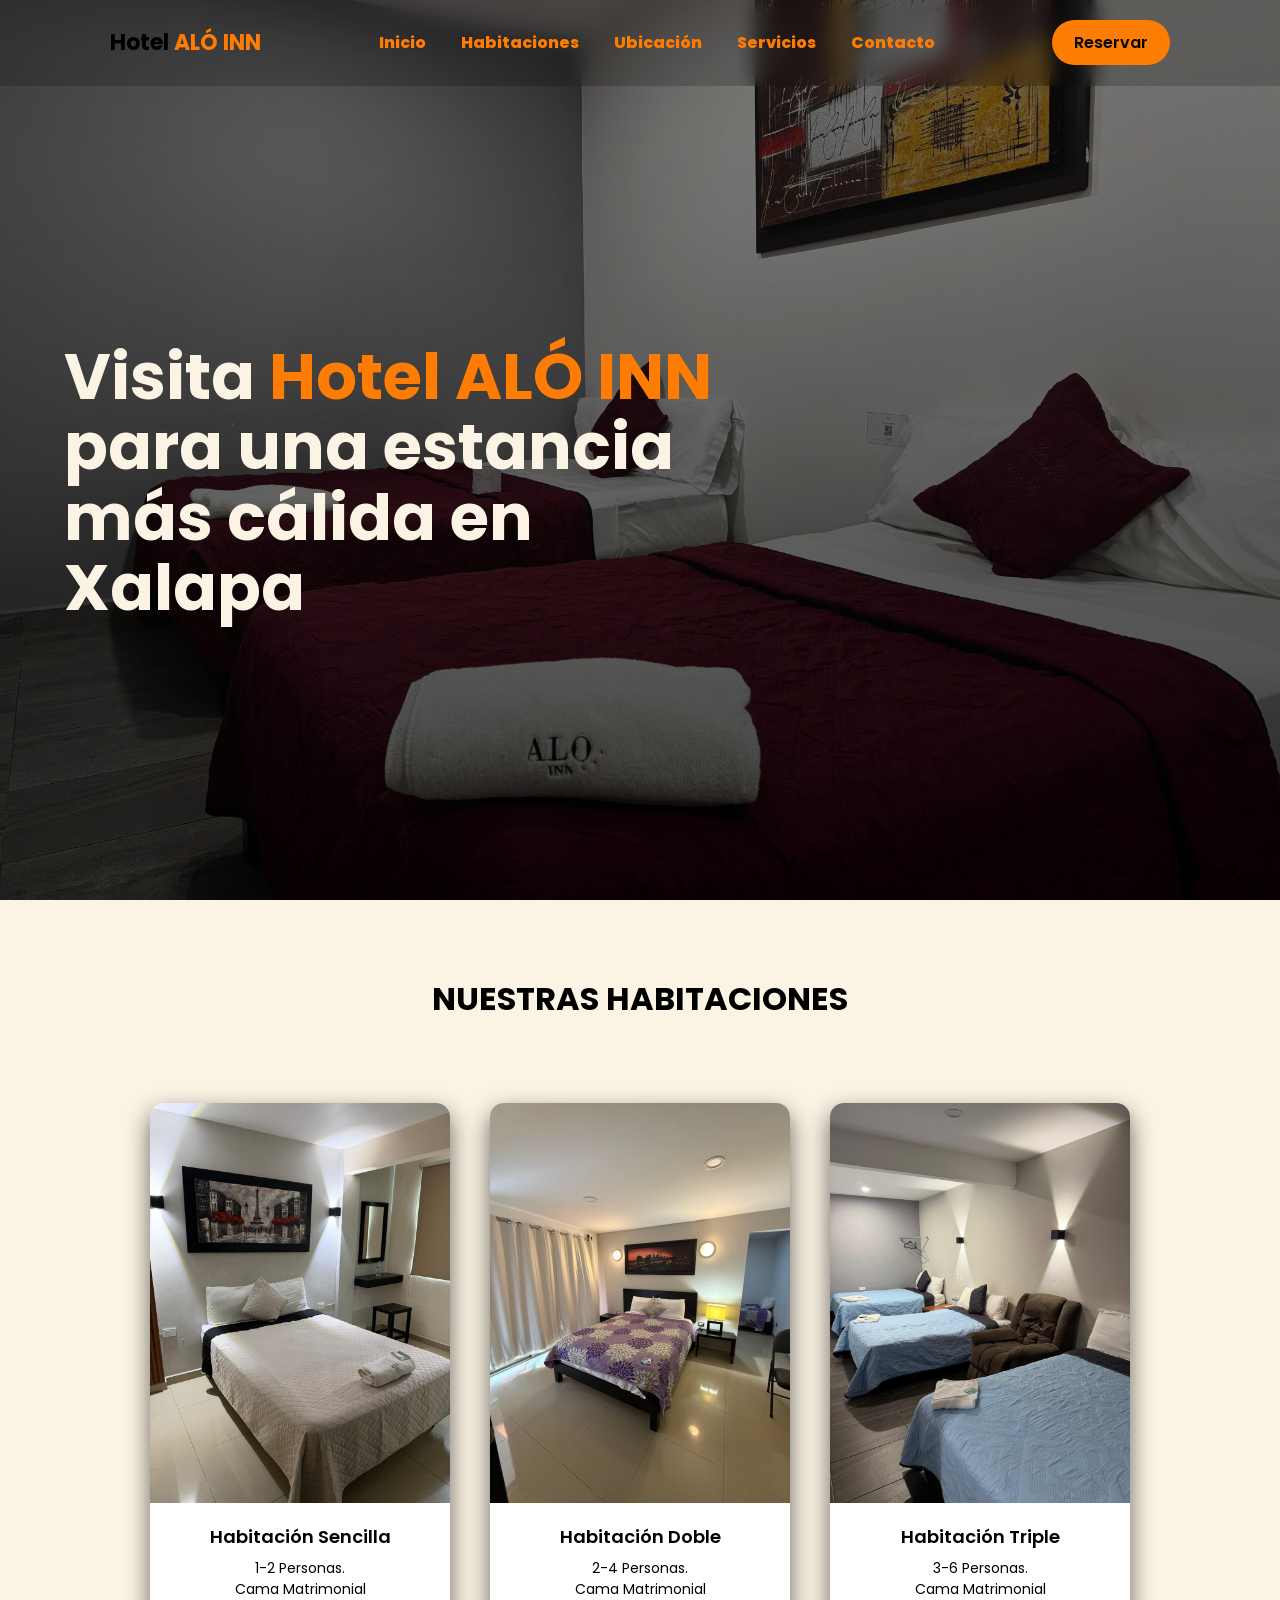
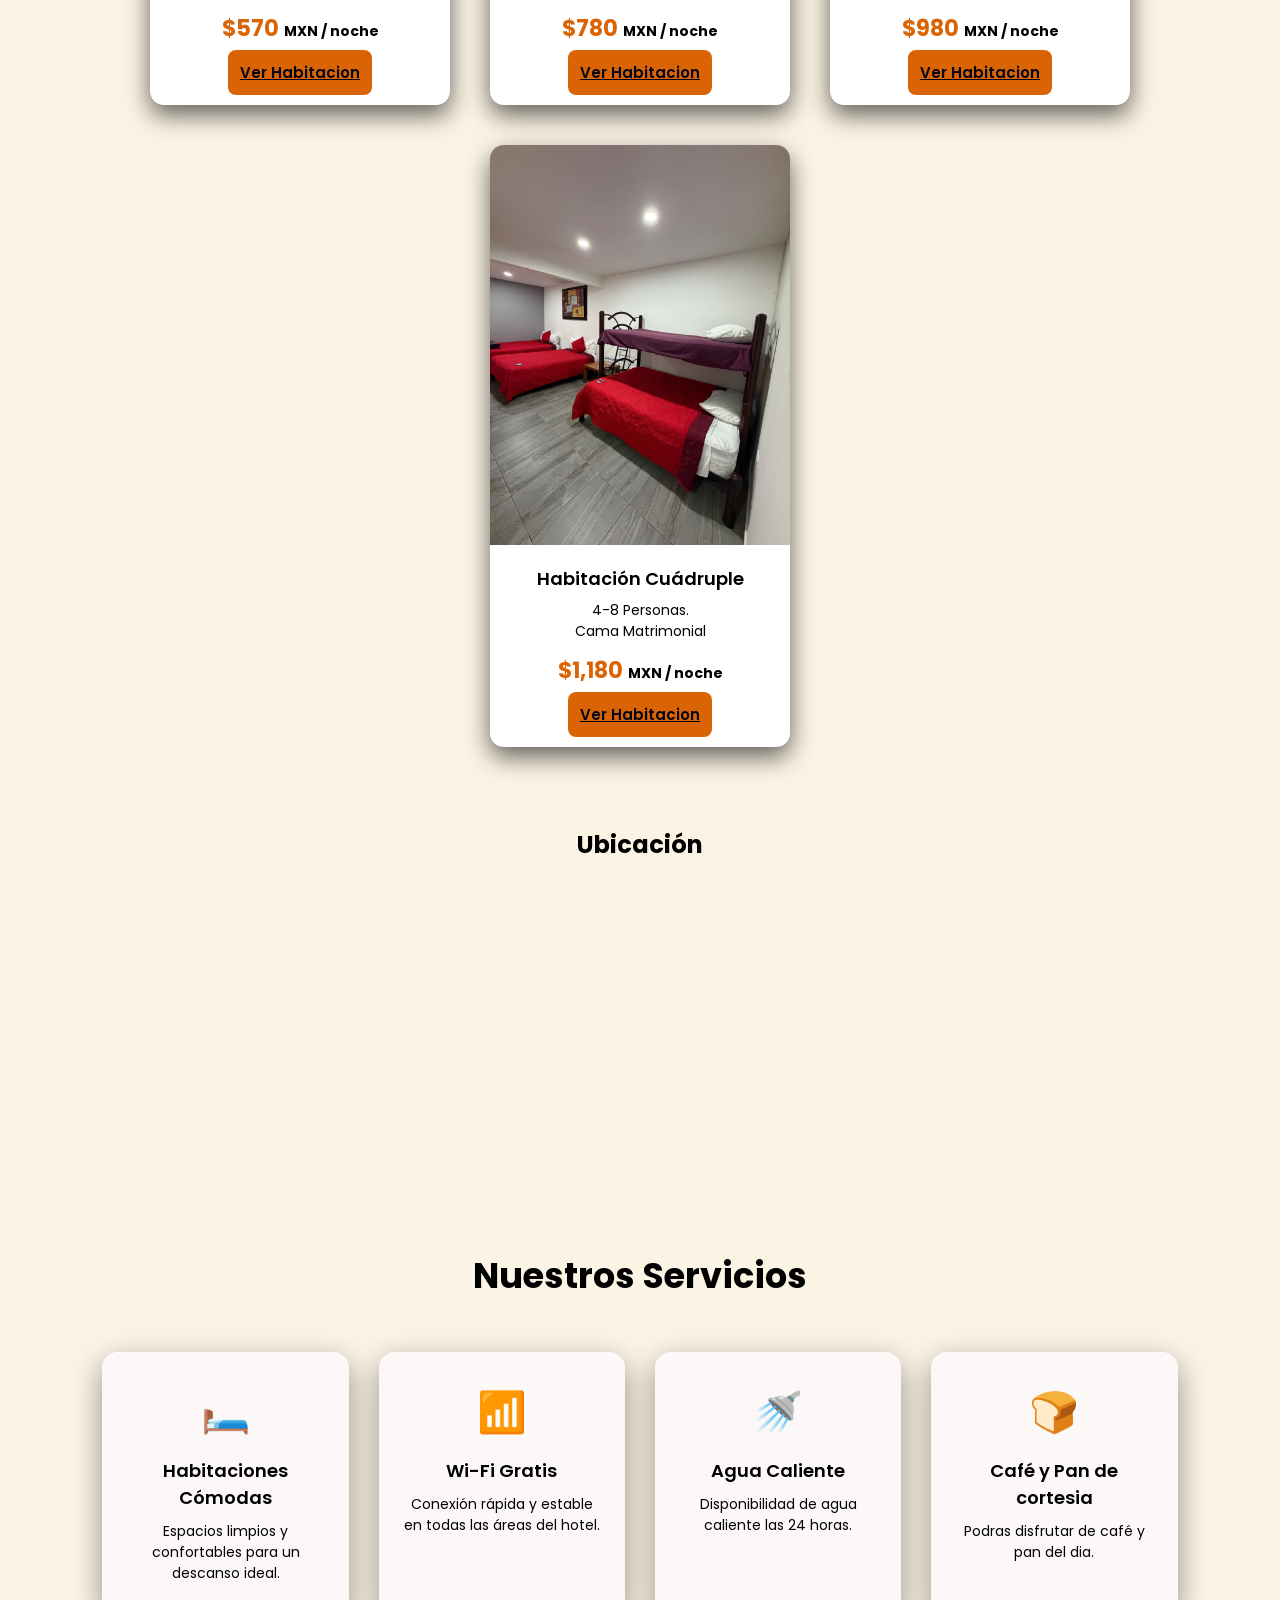
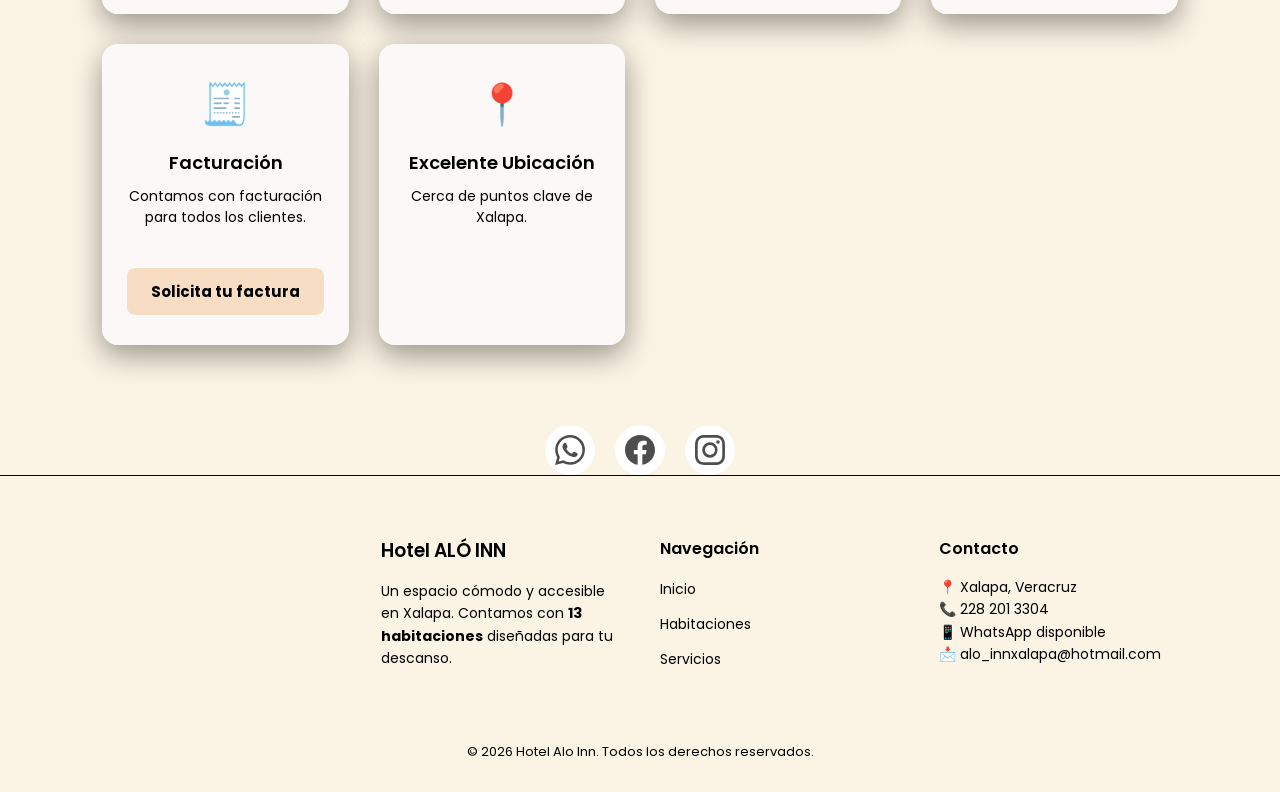
<file: index.html>
<!DOCTYPE html>

<html lang="es">

<head>
  <meta charset="UTF-8">
  <meta name="viewport" content="width=device-width, initial-scale=1.0">
  
  <title>Hotel Alo Inn | Confort y Calidad en Xalapa, Veracruz</title>
  
  <meta name="description" content="Disfruta de Hotel Alo Inn en Xalapa. Habitaciones cómodas, Wi-Fi gratis, facturación y la mejor ubicación. ¡Reserva hoy mismo!">
  <meta name="keywords" content="Hotel Xalapa, Hotel Alo Inn, hospedaje Veracruz, hotel con factura, habitaciones económicas Xalapa">

  <link rel="icon" href="img/logo.jpg" type="image/jpeg">
  <link rel="apple-touch-icon" href="img/logo.jpg">

  <meta property="og:type" content="website">
  <meta property="og:title" content="Hotel Alo Inn - Tu mejor opción en Xalapa">
  <meta property="og:description" content="Habitaciones cómodas y servicios de primera. ¡Conoce nuestras promociones!">
  <meta property="og:image" content="https://hotelaloinn.com/img/logo.jpeg">
  <meta property="og:url" content="https://hotelaloinn.com">

 <!-- Carga de la letra Poppins (Indispensable para que no se vea la letra por defecto) -->
<link href="https://fonts.googleapis.com/css2?family=Poppins:wght@300;400;600;700&display=swap" rel="stylesheet">

<!-- Vinculación al CSS (Asegúrate de que el nombre sea idéntico al de tu archivo) -->
<link rel="stylesheet" href="style.css?v=2">
</head>
<body>


<header class="navbar">
  <div class="nav-container"> 

    <div class="logo">
      Hotel <span>ALÓ INN</span>
    </div>

    <nav class="nav-links">
      <a href="#inicio">Inicio</a>
      <a href="#habitaciones">Habitaciones</a>
      <a href="#Ubicacion">Ubicación</a>
      <a href="#servicios"> Servicios</a>
      <a href="#contacto">Contacto</a>
    </nav>

    <a 
      href="https://wa.me/522282358579?text=Hola%2C%20buen%20d%C3%ADa.%20Me%20gustar%C3%ADa%20reservar%20una%20habitaci%C3%B3n%20en%20el%20Hotel%20Alo%20Inn.%20%C2%BFPodr%C3%ADan%20brindarme%20disponibilidad%20y%20tarifas%2C%20por%20favor%3F"
      class="nav-btn"
      target="_blank"
    >
      Reservar
    </a>

  </div>
</header>

<section class="hero" id="inicio">
  <div class="hero-content">
    <h1>
      Visita <span>Hotel ALÓ INN</span> para una estancia más cálida en Xalapa
    </h1>
  </div>
</section><br><br> <br>

<h1>NUESTRAS HABITACIONES</h1>

<section class="products" id="habitaciones">

  <div class="product-card">
    <img src="img/habitaciosencilla.jpeg" alt="Habitación Sencilla">
    <div class="product-info">
      <h3>Habitación Sencilla</h3>
      <p class="description">
        1-2 Personas.<br>
        Cama Matrimonial
      </p>
      <div class="price">
        $570 <span>MXN / noche</span>
      </div>
      <a href="habitacionsencilla.html" class="buy-btn">
       Ver Habitacion
      </a>
    </div>
  </div>

  <div class="product-card">
    <img src="img/habitaciondoble.jpeg" alt="Habitación Doble">
    <div class="product-info">
      <h3>Habitación Doble</h3>
      <p class="description">
        2-4 Personas.<br>
        Cama Matrimonial
      </p>
      <div class="price">
        $780 <span>MXN / noche</span>
      </div>
      <a href="habitaciondoble.html" class="buy-btn">
     Ver Habitacion
      </a>
    </div>
  </div>

  <div class="product-card">
    <img src="img/habitaciontriple.jpeg" alt="Habitación Triple">
    <div class="product-info">
      <h3>Habitación Triple</h3>
      <p class="description">
        3-6 Personas.<br>
        Cama Matrimonial
      </p>
      <div class="price">
        $980 <span>MXN / noche</span>
      </div>
      <a href="habitaciontriple.html" class="buy-btn">
        Ver Habitacion
      </a>
    </div>
  </div>

  <div class="product-card">
    <img src="img/habitacioncuadruple.jpeg" alt="Habitación Cuádruple">
    <div class="product-info">
      <h3>Habitación Cuádruple</h3>
      <p class="description">
        4-8 Personas.<br>
        Cama Matrimonial
      </p>
      <div class="price">
        $1,180 <span>MXN / noche</span>
      </div>
      <a href="habitacioncuadruple.html" class="buy-btn">
        Ver Habitacion
      </a>
    </div>
  </div>

</section>

<!-- Mapá -->
 <section class="Ubicacion" id="Ubicacion">
  <h1>Ubicación </h1>
  <iframe src="https://www.google.com/maps/embed?pb=!1m18!1m12!1m3!1d3759.8437289900535!2d-96.91754228857053!3d19.548321536897763!2m3!1f0!2f0!3f0!3m2!1i1024!2i768!4f13.1!3m3!1m2!1s0x85db31e40d9a5141%3A0xbbd44925af812f5!2zQUzDkyBJTk4!5e0!3m2!1ses-419!2smx!4v1768088990701!5m2!1ses-419!2smx" width="400" height="300" style="border:0;" allowfullscreen="" loading="lazy" referrerpolicy="no-referrer-when-downgrade"></iframe></section>



<!-- Servicios -->
<section class="services" id="servicios">

  <h2 class="section-title">Nuestros Servicios</h2>

  <div class="services-grid">

    <div class="service-card">
      <div class="service-icon">🛏️</div>
      <h3>Habitaciones Cómodas</h3>
      <p>
        Espacios limpios y confortables para un descanso ideal.
      </p>
    </div>

    <div class="service-card">
      <div class="service-icon">📶</div>
      <h3>Wi-Fi Gratis</h3>
      <p>
        Conexión rápida y estable en todas las áreas del hotel.
      </p>
    </div>

    <div class="service-card">
      <div class="service-icon">🚿</div>
      <h3>Agua Caliente</h3>
      <p>
        Disponibilidad de agua caliente las 24 horas.
      </p>
    </div>

    <div class="service-card">
      <div class="service-icon">🍞 </div>
      <h3>Café y Pan de cortesia</h3>
      <p>
        Podras disfrutar de café y pan del dia.
      </p>
    </div>

    <div class="service-card">
      <div class="service-icon">🧾</div>
      <h3>Facturación</h3>
      <p>
      Contamos con  facturación para todos los clientes.
      </p><BR>
       <a href="https://wa.me/522282358579?text=%0APara%20poder%20realizar%20la%20facturaci%C3%B3n%20correspondiente%2C%20le%20agradecer%C3%ADamos%20nos%20pudiera%20proporcionar%20la%20siguiente%20informaci%C3%B3n%20fiscal.%0A%E2%80%A2%20Nombre%20o%20Raz%C3%B3n%20Social%3A%0A%E2%80%A2%20RFC%3A%0A%E2%80%A2%20Uso%20de%20CFDI%3A%0A%E2%80%A2%20R%C3%A9gimen%20fiscal%3A%0A%E2%80%A2%20Direcci%C3%B3n%3A%0A%E2%80%A2%20C%C3%B3digo%20Postal%3A%0A%E2%80%A2%20Tipo%20de%20pago%20y%20cantidad%3A%0A%E2%80%A2%20Correo%20electr%C3%B3nico%20para%20env%C3%ADo%20de%20factura%3A%0A%E2%80%A2%20Comprobante%20de%20pago%20%28imagen%29" class="bottom"> Solicita tu factura</a>  
       
      </a> 
    </div>

    <div class="service-card">
      <div class="service-icon">📍</div>
      <h3>Excelente Ubicación</h3>
      <p>
        Cerca de puntos clave de Xalapa.
      </p>
    </div>

  </div>
</section>


  <!-- REDES SOCIALES -->

<ul class="example-2">
  <li class="icon-content">
    <a
      data-social="whatsapp"
      aria-label="Whatsapp"
      href="https://wa.me/522282358579?text=Hola%2C%20buen%20d%C3%ADa.%20Me%20gustar%C3%ADa%20reservar%20una%20habitaci%C3%B3n%20en%20el%20Hotel%20Alo%20Inn.%20%C2%BFPodr%C3%ADan%20brindarme%20disponibilidad%20y%20tarifas%2C%20por%20favor%3F"
    >
      <div class="filled"></div>
      <svg
        xml:space="preserve"
        viewBox="0 0 24 24"
        class="bi bi-whatsapp"
        fill="currentColor"
        height="24"
        width="24"
        xmlns="http://www.w3.org/2000/svg"
      >
        <path
          fill="currentColor"
          d="M17.472 14.382c-.297-.149-1.758-.867-2.03-.967-.273-.099-.471-.148-.67.15-.197.297-.767.966-.94 1.164-.173.199-.347.223-.644.075-.297-.15-1.255-.463-2.39-1.475-.883-.788-1.48-1.761-1.653-2.059-.173-.297-.018-.458.13-.606.134-.133.298-.347.446-.52.149-.174.198-.298.298-.497.099-.198.05-.371-.025-.52-.075-.149-.669-1.612-.916-2.207-.242-.579-.487-.5-.669-.51-.173-.008-.371-.01-.57-.01-.198 0-.52.074-.792.372-.272.297-1.04 1.016-1.04 2.479 0 1.462 1.065 2.875 1.213 3.074.149.198 2.096 3.2 5.077 4.487.709.306 1.262.489 1.694.625.712.227 1.36.195 1.871.118.571-.085 1.758-.719 2.006-1.413.248-.694.248-1.289.173-1.413-.074-.124-.272-.198-.57-.347m-5.421 7.403h-.004a9.87 9.87 0 01-5.031-1.378l-.361-.214-3.741.982.998-3.648-.235-.374a9.86 9.86 0 01-1.51-5.26c.001-5.45 4.436-9.884 9.888-9.884 2.64 0 5.122 1.03 6.988 2.898a9.825 9.825 0 012.893 6.994c-.003 5.45-4.437 9.884-9.885 9.884m8.413-18.297A11.815 11.815 0 0012.05 0C5.495 0 .16 5.335.157 11.892c0 2.096.547 4.142 1.588 5.945L.057 24l6.305-1.654a11.882 11.882 0 005.683 1.448h.005c6.554 0 11.89-5.335 11.893-11.893a11.821 11.821 0 00-3.48-8.413Z"
        ></path>
      </svg>
    </a>
    <div class="tooltip">Whatsapp</div>
  </li>
  <li class="icon-content">
    <a
      data-social="facebook"
      aria-label="Facebook"
      href="https://www.facebook.com/ALOINNXALAPA/?locale=es_LA"
    >
      <div class="filled"></div>
      <svg
        xml:space="preserve"
        viewBox="0 0 24 24"
        class="bi bi-facbook"
        fill="currentColor"
        height="24"
        width="24"
        xmlns="http://www.w3.org/2000/svg"
      >
        <path
          fill="currentColor"
          d="M23.9981 11.9991C23.9981 5.37216 18.626 0 11.9991 0C5.37216 0 0 5.37216 0 11.9991C0 17.9882 4.38789 22.9522 10.1242 23.8524V15.4676H7.07758V11.9991H10.1242V9.35553C10.1242 6.34826 11.9156 4.68714 14.6564 4.68714C15.9692 4.68714 17.3424 4.92149 17.3424 4.92149V7.87439H15.8294C14.3388 7.87439 13.8739 8.79933 13.8739 9.74824V11.9991H17.2018L16.6698 15.4676H13.8739V23.8524C19.6103 22.9522 23.9981 17.9882 23.9981 11.9991Z"
        ></path>
      </svg>
    </a>
    <div class="tooltip">Facebook</div>
  </li>
  <li class="icon-content">
    <a
      data-social="instagram"
      aria-label="Instagram"
      href="https://www.instagram.com/alo_innxlp?igsh=Y3Bvd2txeXczbG93"
    >
      <div class="filled"></div>
      <svg
        xml:space="preserve"
        viewBox="0 0 16 16"
        class="bi bi-instagram"
        fill="currentColor"
        height="16"
        width="16"
        xmlns="http://www.w3.org/2000/svg"
      >
        <path
          fill="currentColor"
          d="M8 0C5.829 0 5.556.01 4.703.048 3.85.088 3.269.222 2.76.42a3.9 3.9 0 0 0-1.417.923A3.9 3.9 0 0 0 .42 2.76C.222 3.268.087 3.85.048 4.7.01 5.555 0 5.827 0 8.001c0 2.172.01 2.444.048 3.297.04.852.174 1.433.372 1.942.205.526.478.972.923 1.417.444.445.89.719 1.416.923.51.198 1.09.333 1.942.372C5.555 15.99 5.827 16 8 16s2.444-.01 3.298-.048c.851-.04 1.434-.174 1.943-.372a3.9 3.9 0 0 0 1.416-.923c.445-.445.718-.891.923-1.417.197-.509.332-1.09.372-1.942C15.99 10.445 16 10.173 16 8s-.01-2.445-.048-3.299c-.04-.851-.175-1.433-.372-1.941a3.9 3.9 0 0 0-.923-1.417A3.9 3.9 0 0 0 13.24.42c-.51-.198-1.092-.333-1.943-.372C10.443.01 10.172 0 7.998 0zm-.717 1.442h.718c2.136 0 2.389.007 3.232.046.78.035 1.204.166 1.486.275.373.145.64.319.92.599s.453.546.598.92c.11.281.24.705.275 1.485.039.843.047 1.096.047 3.231s-.008 2.389-.047 3.232c-.035.78-.166 1.203-.275 1.485a2.5 2.5 0 0 1-.599.919c-.28.28-.546.453-.92.598-.28.11-.704.24-1.485.276-.843.038-1.096.047-3.232.047s-2.39-.009-3.233-.047c-.78-.036-1.203-.166-1.485-.276a2.5 2.5 0 0 1-.92-.598 2.5 2.5 0 0 1-.6-.92c-.109-.281-.24-.705-.275-1.485-.038-.843-.046-1.096-.046-3.233s.008-2.388.046-3.231c.036-.78.166-1.204.276-1.486.145-.373.319-.64.599-.92s.546-.453.92-.598c.282-.11.705-.24 1.485-.276.738-.034 1.024-.044 2.515-.045zm4.988 1.328a.96.96 0 1 0 0 1.92.96.96 0 0 0 0-1.92m-4.27 1.122a4.109 4.109 0 1 0 0 8.217 4.109 4.109 0 0 0 0-8.217m0 1.441a2.667 2.667 0 1 1 0 5.334 2.667 2.667 0 0 1 0-5.334"
        ></path>
      </svg>
    </a>
    <div class="tooltip">Instagram</div>
  </li>
</ul>
<footer class="footer" id="contacto">
  <div class="footer-container">
<br><br><br><br>

    <!-- INFO HOTEL -->
    <div class="footer-column">
      <h3>Hotel ALÓ INN</h3>
      <p>
        Un espacio cómodo y accesible en Xalapa.  
        Contamos con <strong>13 habitaciones</strong> diseñadas para tu descanso.
      </p>
    </div>

    <!-- NAVEGACIÓN -->
    <div class="footer-column">
      <h4>Navegación</h4>
      <ul>
        <li><a href="#inicio">Inicio</a></li>
        <li><a href="#habitaciones">Habitaciones</a></li>
        <li><a href="#servicios">Servicios</a></li>
      </ul>
    </div>

    <!-- CONTACTO -->
    <div class="footer-column">
      <h4>Contacto</h4>
      <p>📍 Xalapa, Veracruz</p>
      <p>📞 228 201 3304</p>
      <p>📱 WhatsApp disponible</p>
      <P>📩 alo_innxalapa@hotmail.com </P>
    </div>

  </div>

  <div class="footer-bottom">
    © 2026 Hotel Alo Inn. Todos los derechos reservados.
  </div>
</footer>



<script src="main.js" defer></script>

</body>
</html>
</file>
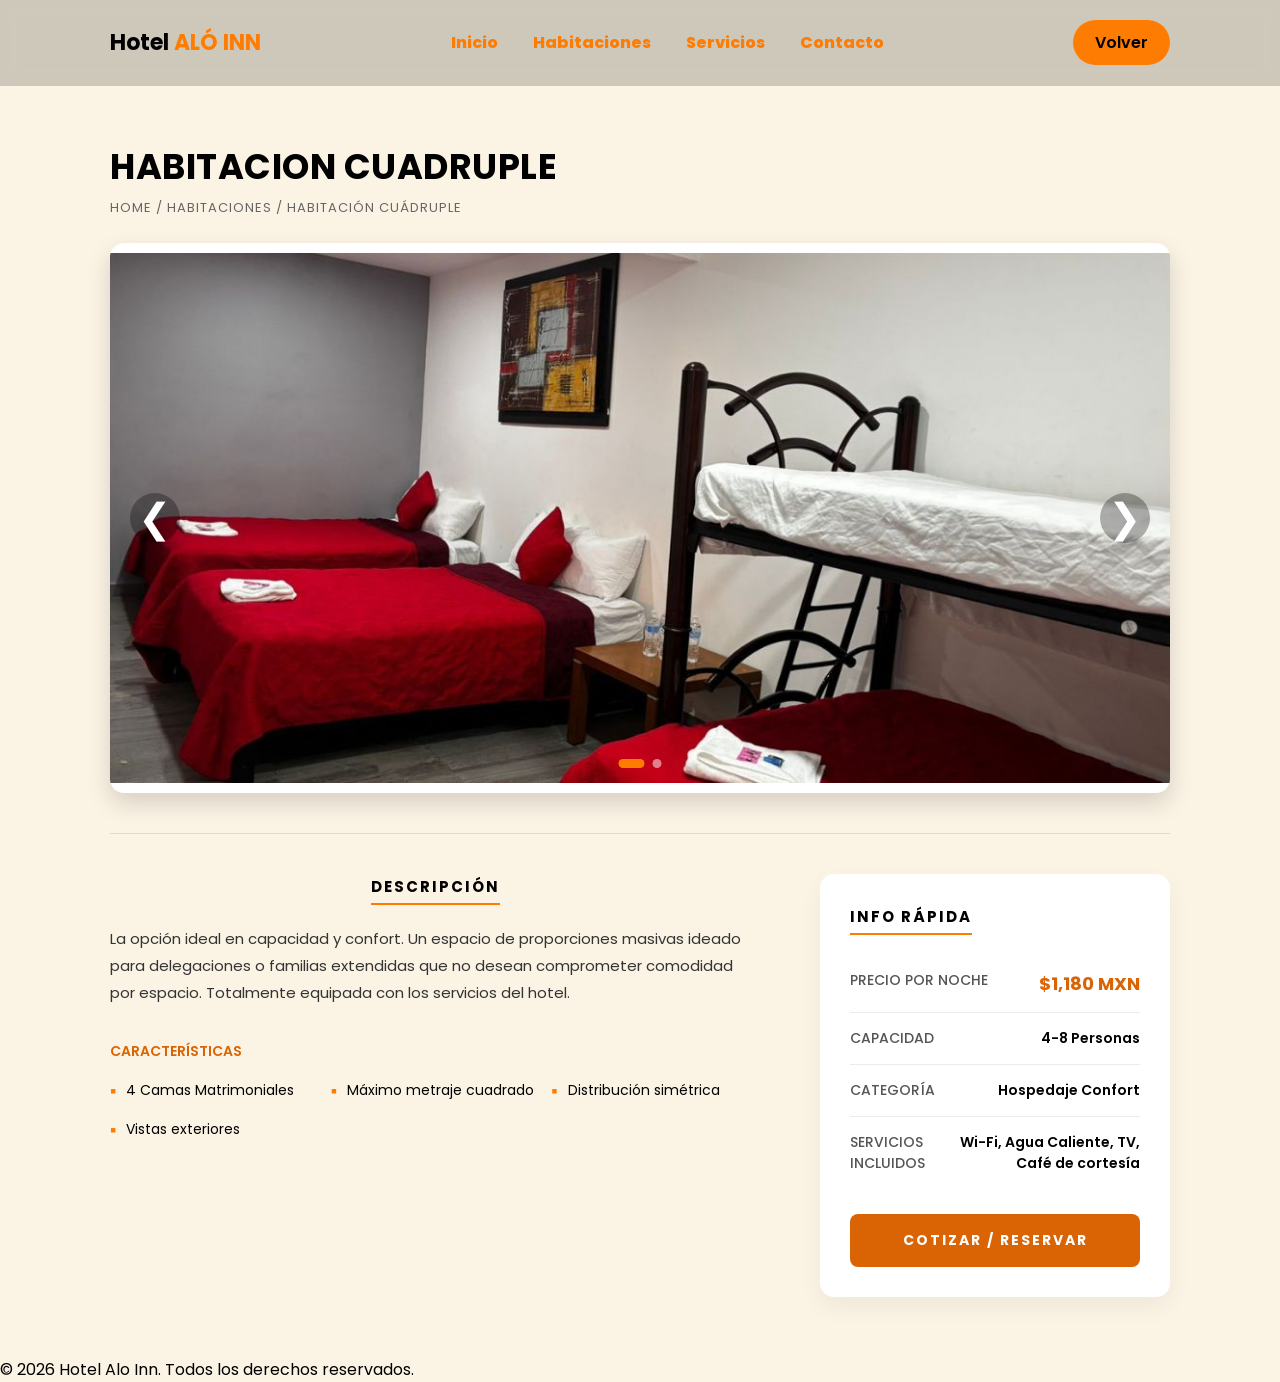
<file: habitacioncuadruple.html>
<!DOCTYPE html>
<html lang="es">
<head>
    <meta charset="UTF-8">
    <meta name="viewport" content="width=device-width, initial-scale=1.0">
    <title>Detalles de Habitación | Hotel Alo Inn</title>
    <link rel="stylesheet" href="style.css">
    <link href="https://fonts.googleapis.com/css2?family=Poppins:wght@300;400;500;600;700&display=swap" rel="stylesheet">
</head>
<body class="hotel-theme">

    <header class="navbar">
        <div class="nav-container"> 
            <div class="logo">Hotel <span>ALÓ INN</span></div>
            <nav class="nav-links">
                <a href="index.html">Inicio</a>
                <a href="index.html#habitaciones">Habitaciones</a>
                <a href="index.html#servicios">Servicios</a>
                <a href="index.html#contacto">Contacto</a>
            </nav>
            <a href="index.html#habitaciones" class="nav-btn">Volver</a>
        </div>
    </header>

    <main class="project-detail-container">
        
        <div class="project-header">
            <h1 id="room-title">Habitacion Cuadruple</h1>
            <div class="project-breadcrumbs">Home / Habitaciones / <span id="room-subtitle">Detalle</span></div>
        </div>

        <section class="slider-wrapper">
           <button class="slide-arrow" id="slide-arrow-prev" onclick="changeSlide(-1)">&#10094;</button>

<button class="slide-arrow" id="slide-arrow-next" onclick="changeSlide(1)">&#10095;</button>
            
            <div class="slider-main-track">
                <img src="" id="active-slide-img" alt="Vista Habitación">
            </div>

            <div class="slider-dots" id="slider-dots-container"></div>
        </section>

        <section class="project-meta-grid">
            
            <div class="meta-column description-box">
                <h2>DESCRIPCIÓN</h2>
                <p id="room-description">
                    Cargando la descripción detallada de los espacios confortables y servicios incluidos para tu descanso ideal en Xalapa...
                </p>
                
                <div class="characteristics-section">
                    <h3>Características</h3>
                    <ul id="room-features-list">
                        </ul>
                </div>
            </div>

            <div class="meta-column quick-info-box">
                <h2>INFO RÁPIDA</h2>
                
                <div class="info-row">
                    <span class="info-label">PRECIO POR NOCHE</span>
                    <span class="info-value price-highlight" id="room-price">$1,180 MXN</span>
                </div>
                
                <div class="info-row">
                    <span class="info-label">CAPACIDAD</span>
                    <span class="info-value" id="room-capacity">4-8 Personas</span>
                </div>

                <div class="info-row">
                    <span class="info-label">CATEGORÍA</span>
                    <span class="info-value">Hospedaje Confort</span>
                </div>

                <div class="info-row">
                    <span class="info-label">SERVICIOS INCLUIDOS</span>
                    <span class="info-value">Wi-Fi, Agua Caliente, TV, Café de cortesía</span>
                </div>

                <a href="https://wa.me/522282358579?text=Hola%2C%20buen%20d%C3%ADa.%20Me%20gustar%C3%ADa%20reservar%20una%20habitaci%C3%B3n%20CUADRUPLE%20en%20el%20Hotel%20Alo%20Inn.%20%C2%BFMe%20pueden%20dar%20disponibilidad%20y%20precio%3F" id="wa-reserve-btn" target="_blank" class="action-quote-btn">
                    COTIZAR / RESERVAR
                </a>
            </div>

        </section>
    </main>

    <footer class="footer-dark">
        © 2026 Hotel Alo Inn. Todos los derechos reservados.
    </footer>
<script src="main.js" defer></script>
</body>
</html>
</file>
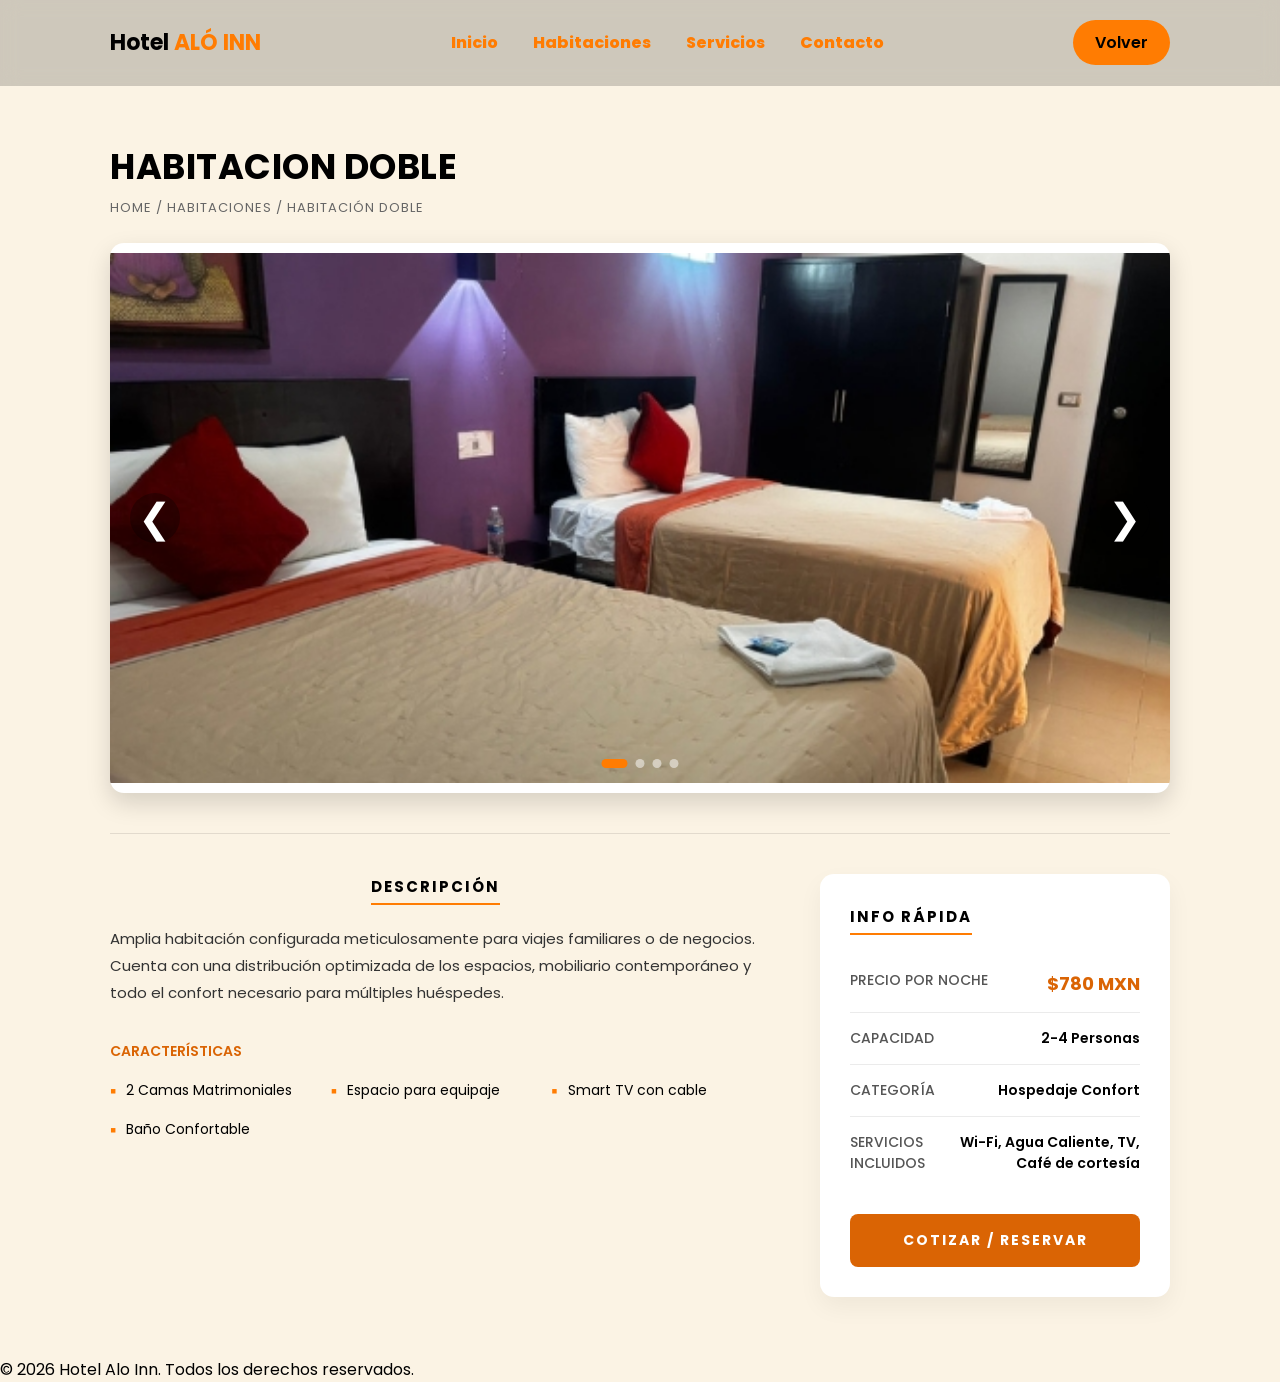
<file: habitaciondoble.html>
<!DOCTYPE html>
<html lang="es">
<head>
    <meta charset="UTF-8">
    <meta name="viewport" content="width=device-width, initial-scale=1.0">
    <title>Detalles de Habitación | Hotel Alo Inn</title>
    <link rel="stylesheet" href="style.css">
    <link href="https://fonts.googleapis.com/css2?family=Poppins:wght@300;400;500;600;700&display=swap" rel="stylesheet">
</head>
<body class="hotel-theme">

    <header class="navbar">
        <div class="nav-container"> 
            <div class="logo">Hotel <span>ALÓ INN</span></div>
            <nav class="nav-links">
                <a href="index.html">Inicio</a>
                <a href="index.html#habitaciones">Habitaciones</a>
                <a href="index.html#servicios">Servicios</a>
                <a href="index.html#contacto">Contacto</a>
            </nav>
            <a href="index.html#habitaciones" class="nav-btn">Volver</a>
        </div>
    </header>

    <main class="project-detail-container">
        
        <div class="project-header">
            <h1 id="room-title">Habitacion Doble</h1>
            <div class="project-breadcrumbs">Home / Habitaciones / <span id="room-subtitle">Detalle</span></div>
        </div>

        <section class="slider-wrapper">
         <button class="slide-arrow" id="slide-arrow-prev" onclick="changeSlide(-1)">&#10094;</button>

<button class="slide-arrow" id="slide-arrow-next" onclick="changeSlide(1)">&#10095;</button>
            
            <div class="slider-main-track">
                <img src="" id="active-slide-img" alt="Vista Habitación">
            </div>

            <div class="slider-dots" id="slider-dots-container"></div>
        </section>

        <section class="project-meta-grid">
            
            <div class="meta-column description-box">
                <h2>DESCRIPCIÓN</h2>
                <p id="room-description">
                    Cargando la descripción detallada de los espacios confortables y servicios incluidos para tu descanso ideal en Xalapa...
                </p>
                
                <div class="characteristics-section">
                    <h3>Características</h3>
                    <ul id="room-features-list">
                        </ul>
                </div>
            </div>

            <div class="meta-column quick-info-box">
                <h2>INFO RÁPIDA</h2>
                
                <div class="info-row">
                    <span class="info-label">PRECIO POR NOCHE</span>
                    <span class="info-value price-highlight" id="room-price">$780 MXN</span>
                </div>
                
                <div class="info-row">
                    <span class="info-label">CAPACIDAD</span>
                    <span class="info-value" id="room-capacity">2-4 Personas</span>
                </div>

                <div class="info-row">
                    <span class="info-label">CATEGORÍA</span>
                    <span class="info-value">Hospedaje Confort</span>
                </div>

                <div class="info-row">
                    <span class="info-label">SERVICIOS INCLUIDOS</span>
                    <span class="info-value">Wi-Fi, Agua Caliente, TV, Café de cortesía</span>
                </div>

                <a href="https://wa.me/522282358579?text=Hola%2C%20buen%20d%C3%ADa.%20Me%20gustar%C3%ADa%20reservar%20una%20habitaci%C3%B3n%20DOBLE%20en%20el%20Hotel%20Alo%20Inn.%20%C2%BFMe%20pueden%20dar%20disponibilidad%20y%20precio%3F" id="wa-reserve-btn" target="_blank" class="action-quote-btn">
                    COTIZAR / RESERVAR
                </a>
            </div>

        </section>
    </main>

    <footer class="footer-dark">
        © 2026 Hotel Alo Inn. Todos los derechos reservados.
    </footer>

    <script src="main.js" defer></script>
</body>
</html>
</file>
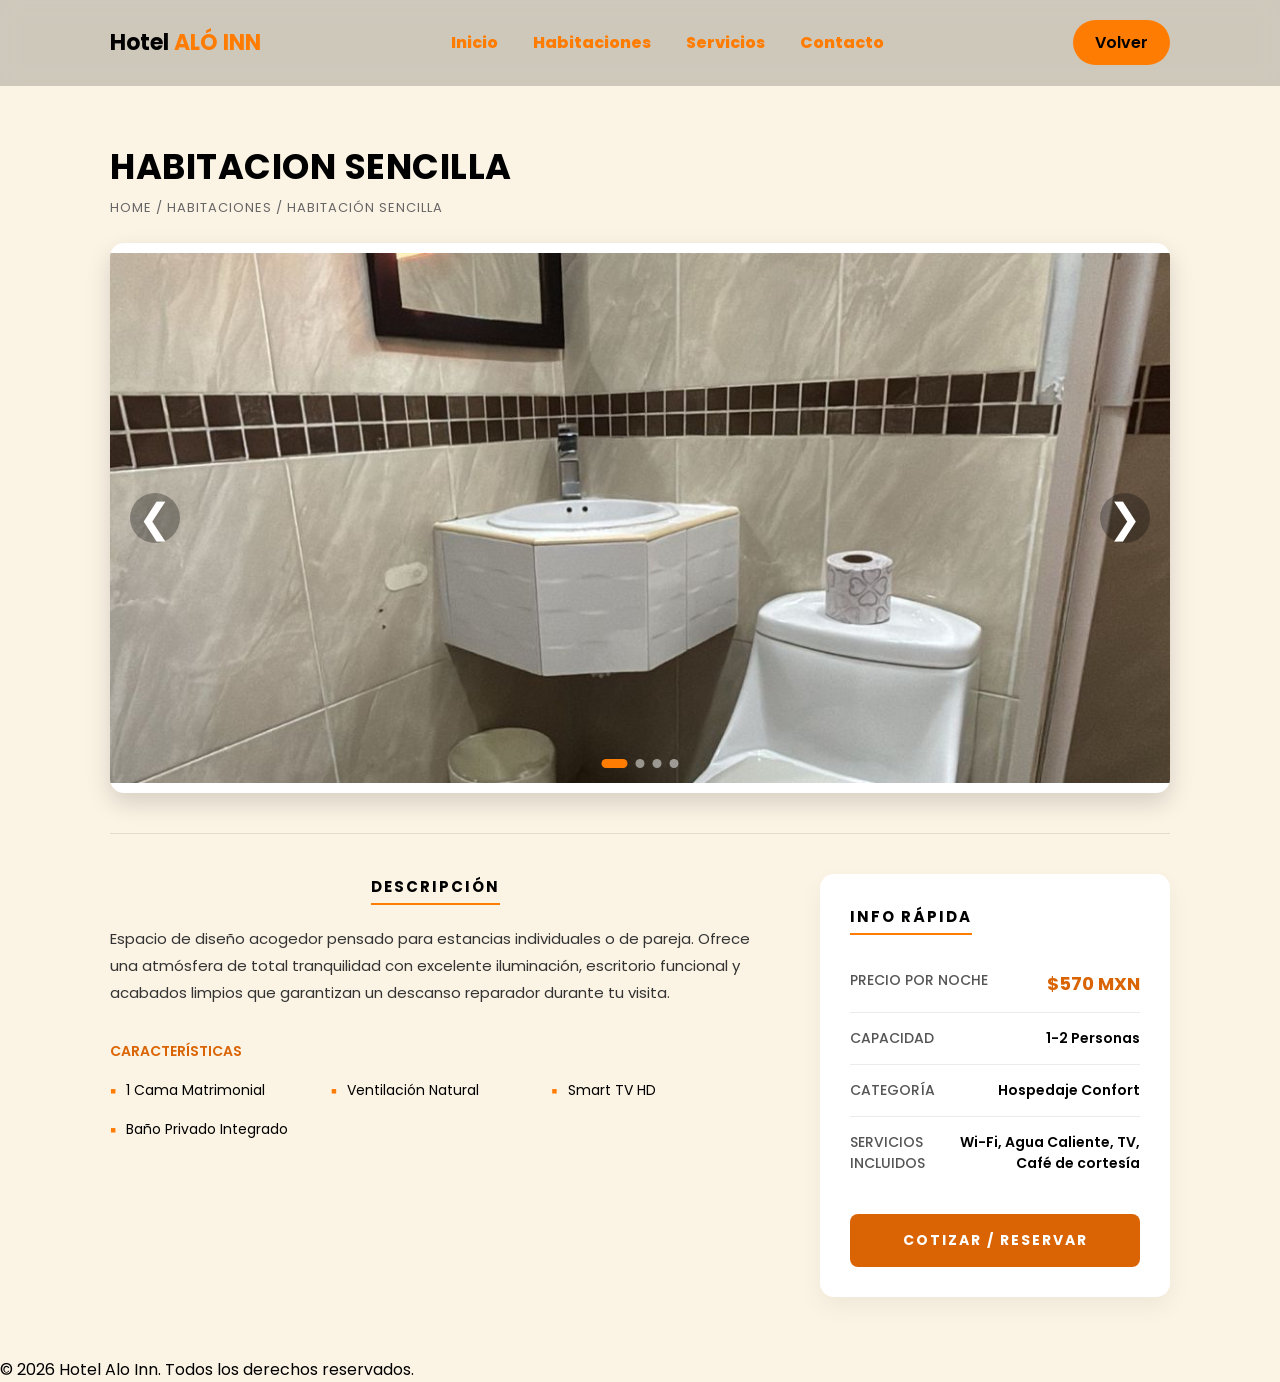
<file: habitacionsencilla.html>
<!DOCTYPE html>
<html lang="es">
<head>
    <meta charset="UTF-8">
    <meta name="viewport" content="width=device-width, initial-scale=1.0">
    <title>Detalles de Habitación | Hotel Alo Inn</title>
    <link rel="stylesheet" href="style.css">
    <link href="https://fonts.googleapis.com/css2?family=Poppins:wght@300;400;500;600;700&display=swap" rel="stylesheet">
</head>
<body class="hotel-theme">

    <header class="navbar">
        <div class="nav-container"> 
            <div class="logo">Hotel <span>ALÓ INN</span></div>
            <nav class="nav-links">
                <a href="index.html">Inicio</a>
                <a href="index.html#habitaciones">Habitaciones</a>
                <a href="index.html#servicios">Servicios</a>
                <a href="index.html#contacto">Contacto</a>
            </nav>
            <a href="index.html#habitaciones" class="nav-btn">Volver</a>
        </div>
    </header>

    <main class="project-detail-container">
        
        <div class="project-header">
            <h1 id="room-title">Habitacion Sencilla</h1>
            <div class="project-breadcrumbs">Home / Habitaciones / <span id="room-subtitle">Detalle</span></div>
        </div>

        <section class="slider-wrapper">
           
        <button class="slide-arrow" id="slide-arrow-prev" onclick="changeSlide(-1)">&#10094;</button>

<button class="slide-arrow" id="slide-arrow-next" onclick="changeSlide(1)">&#10095;</button>
            
            <div class="slider-main-track">
                <img src="" id="active-slide-img" alt="Vista Habitación">
            </div>

            <div class="slider-dots" id="slider-dots-container"></div>
        </section>

        <section class="project-meta-grid">
            
            <div class="meta-column description-box">
                <h2>DESCRIPCIÓN</h2>
                <p id="room-description">
                    Cargando la descripción detallada de los espacios confortables y servicios incluidos para tu descanso ideal en Xalapa...
                </p>
                
                <div class="characteristics-section">
                    <h3>Características</h3>
                    <ul id="room-features-list">
                        </ul>
                </div>
            </div>

            <div class="meta-column quick-info-box">
                <h2>INFO RÁPIDA</h2>
                
                <div class="info-row">
                    <span class="info-label">PRECIO POR NOCHE</span>
                    <span class="info-value price-highlight" id="room-price">$570 MXN</span>
                </div>
                
                <div class="info-row">
                    <span class="info-label">CAPACIDAD</span>
                    <span class="info-value" id="room-capacity">1-2 Personas</span>
                </div>

                <div class="info-row">
                    <span class="info-label">CATEGORÍA</span>
                    <span class="info-value">Hospedaje Confort</span>
                </div>

                <div class="info-row">
                    <span class="info-label">SERVICIOS INCLUIDOS</span>
                    <span class="info-value">Wi-Fi, Agua Caliente, TV, Café de cortesía</span>
                </div>

                <a href="#https://wa.me/522282358579?text=Hola%2C%20buen%20d%C3%ADa.%20Me%20gustar%C3%ADa%20reservar%20una%20habitaci%C3%B3n%20SENCILLA%20en%20el%20Hotel%20Alo%20Inn.%20%C2%BFMe%20pueden%20dar%20disponibilidad%20y%20precio%3F"id="wa-reserve-btn" target="_blank" class="action-quote-btn">
                    COTIZAR / RESERVAR
                </a>
            </div>

        </section>
    </main>

    <footer class="footer-dark">
        © 2026 Hotel Alo Inn. Todos los derechos reservados.
    </footer>

    <script src="main.js" defer></script>
</body>
</html>
</file>
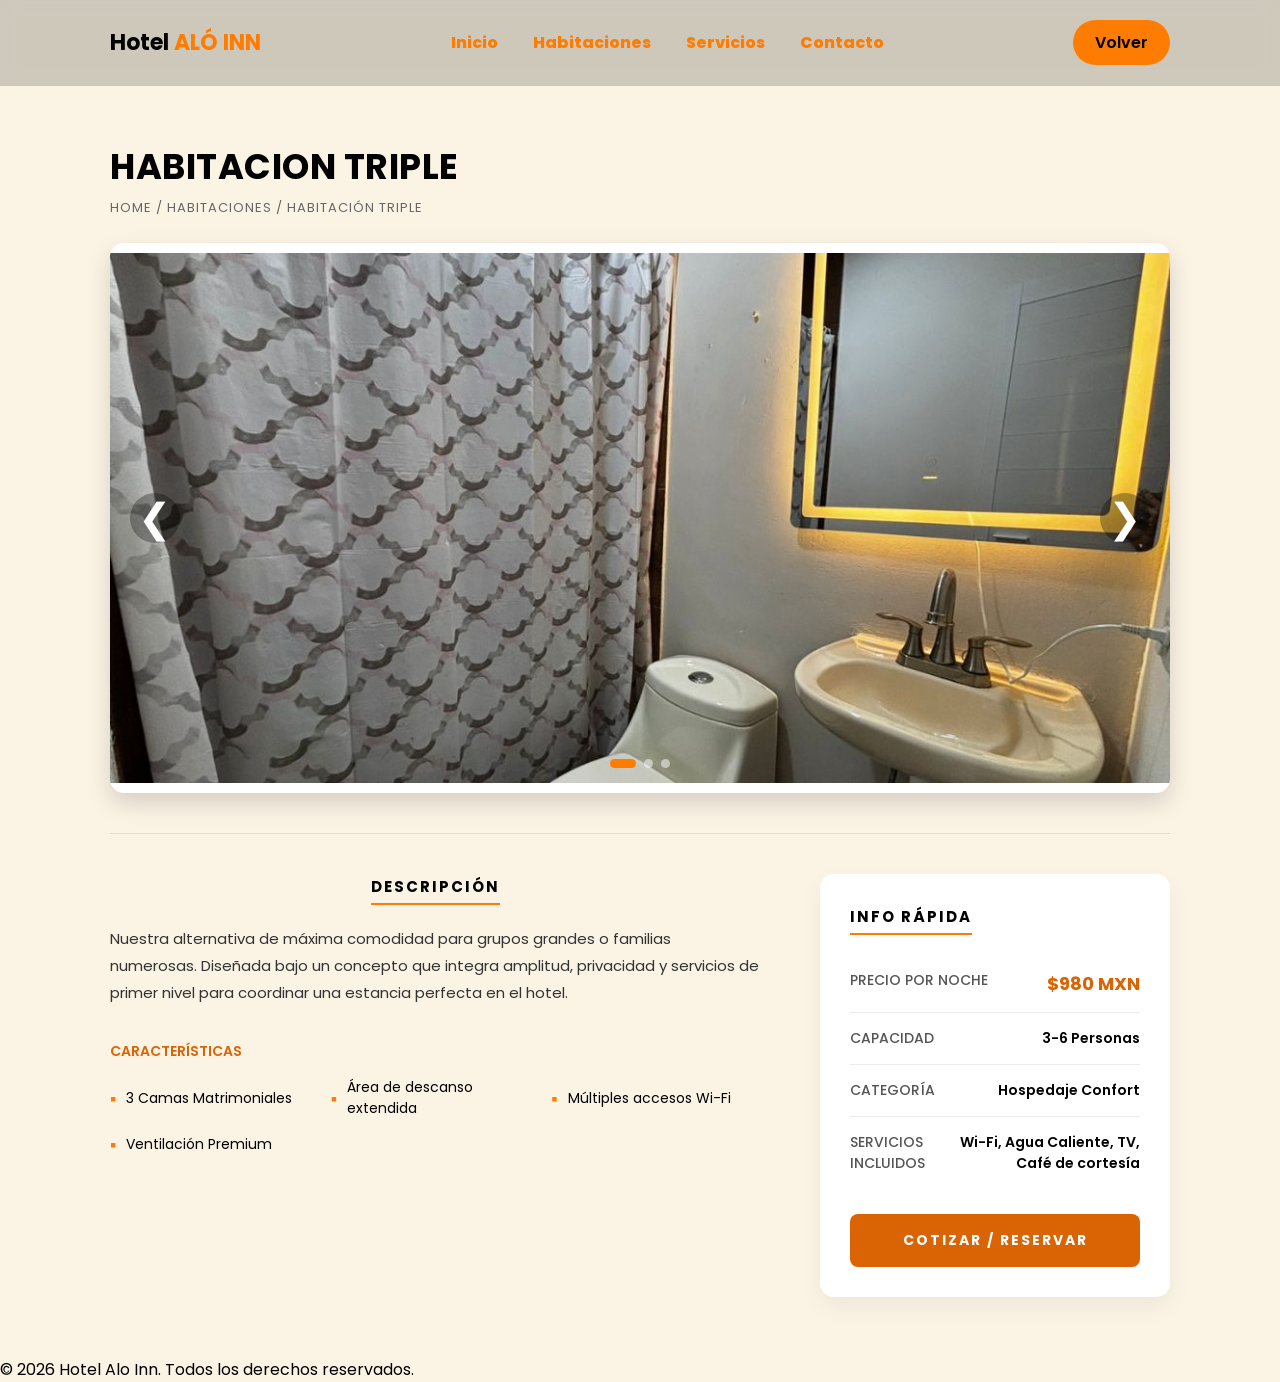
<file: habitaciontriple.html>
<!DOCTYPE html>
<html lang="es">
<head>
    <meta charset="UTF-8">
    <meta name="viewport" content="width=device-width, initial-scale=1.0">
    <title>Detalles de Habitación | Hotel Alo Inn</title>
    <link rel="stylesheet" href="style.css">
    <link href="https://fonts.googleapis.com/css2?family=Poppins:wght@300;400;500;600;700&display=swap" rel="stylesheet">
</head>
<body class="hotel-theme">

    <header class="navbar">
        <div class="nav-container"> 
            <div class="logo">Hotel <span>ALÓ INN</span></div>
            <nav class="nav-links">
                <a href="index.html">Inicio</a>
                <a href="index.html#habitaciones">Habitaciones</a>
                <a href="index.html#servicios">Servicios</a>
                <a href="index.html#contacto">Contacto</a>
            </nav>
            <a href="index.html#habitaciones" class="nav-btn">Volver</a>
        </div>
    </header>

    <main class="project-detail-container">
        
        <div class="project-header">
            <h1 id="room-title">Habitacion Triple</h1>
            <div class="project-breadcrumbs">Home / Habitaciones / <span id="room-subtitle">Detalle</span></div>
        </div>

        <section class="slider-wrapper">
           <button class="slide-arrow" id="slide-arrow-prev" onclick="changeSlide(-1)">&#10094;</button>

<button class="slide-arrow" id="slide-arrow-next" onclick="changeSlide(1)">&#10095;</button>
            
            <div class="slider-main-track">
                <img src="" id="active-slide-img" alt="Vista Habitación">
            </div>

            <div class="slider-dots" id="slider-dots-container"></div>
        </section>

        <section class="project-meta-grid">
            
            <div class="meta-column description-box">
                <h2>DESCRIPCIÓN</h2>
                <p id="room-description">
                    Cargando la descripción detallada de los espacios confortables y servicios incluidos para tu descanso ideal en Xalapa...
                </p>
                
                <div class="characteristics-section">
                    <h3>Características</h3>
                    <ul id="room-features-list">
                        </ul>
                </div>
            </div>

            <div class="meta-column quick-info-box">
                <h2>INFO RÁPIDA</h2>
                
                <div class="info-row">
                    <span class="info-label">PRECIO POR NOCHE</span>
                    <span class="info-value price-highlight" id="room-price">$980 MXN</span>
                </div>
                
                <div class="info-row">
                    <span class="info-label">CAPACIDAD</span>
                    <span class="info-value" id="room-capacity">3-6 Personas</span>
                </div>

                <div class="info-row">
                    <span class="info-label">CATEGORÍA</span>
                    <span class="info-value">Hospedaje Confort</span>
                </div>

                <div class="info-row">
                    <span class="info-label">SERVICIOS INCLUIDOS</span>
                    <span class="info-value">Wi-Fi, Agua Caliente, TV, Café de cortesía</span>
                </div>

                <a href="https://wa.me/522282358579?text=Hola%2C%20buen%20d%C3%ADa.%20Me%20gustar%C3%ADa%20reservar%20una%20habitaci%C3%B3n%20TRIPLE%20en%20el%20Hotel%20Alo%20Inn.%20%C2%BFMe%20pueden%20dar%20disponibilidad%20y%20precio%3F" id="wa-reserve-btn" target="_blank" class="action-quote-btn">
                    COTIZAR / RESERVAR
                </a>
            </div>

        </section>
    </main>

    <footer class="footer-dark">
        © 2026 Hotel Alo Inn. Todos los derechos reservados.
    </footer>

 <script src="main.js" defer></script>
</body>
</html>
</file>
<file: style.css>
/* =========================================
   1. CONFIGURACIÓN GENERAL, FUENTES Y RESET
   ========================================= */
@import url('https://fonts.googleapis.com/css2?family=Poppins:wght@300;400;500;600;700;800&display=swap');

* {
    margin: 0;
    padding: 0;
    box-sizing: border-box;
    font-family: 'Poppins', sans-serif; /* Forzar Poppins en absolutamente todo */
}

body {
    background-color: #fbf3e4;
    color: black;
}

/* =========================================
   2. NAVBAR
   ========================================= */
.navbar {
    position: fixed;
    top: 0;
    width: 100%;
    z-index: 1000;
    background: #0000002d;
    backdrop-filter: blur(10px);
    border-bottom: 1px solid #ffffff00;
}

.nav-container {
    max-width: 1100px;
    margin: 0 auto;
    padding: 20px;
    display: flex;
    justify-content: space-between;
    align-items: center;
}

/* LOGO */
.logo {
    font-size: 22px;
    font-weight: 700;
    color: #000000;
}

.logo span {
    color: #ff7c02;
}

/* LINKS */
.nav-links {
    display: flex;
    gap: 35px;
}

.nav-links a {
    text-decoration: none;
    color: #ff7c02;
    font-weight: 800;
    position: relative;
}

/* Línea animada */
.nav-links a::after {
    content: "";
    position: absolute;
    bottom: -6px;
    left: 0;
    width: 0;
    height: 2px;
    background: #ff7c02;
    transition: width 0.3s ease;
}

.nav-links a:hover::after {
    width: 100%;
}

/* BOTÓN NAVBAR */
.nav-btn {
    padding: 10px 22px;
    background: #ff7c02;
    color: #000000;
    text-decoration: none;
    border-radius: 30px;
    font-weight: 600;
    transition: transform 0.3s;
}

.nav-btn:hover {
    transform: translateY(-2px);
}

/* ESPACIO PARA NAV FIJO */
.hero {
    padding-top: 90px;
}

/* RESPONSIVE NAVBAR */
@media (max-width: 600px) {
    h1 {
        font-size: 1.8rem;
    }
}

/* =========================================
   3. HERO (LANDING PRINCIPAL)
   ========================================= */
.hero { 
    min-height: 100vh;
    padding-top: 90px;
    background:
        linear-gradient(rgba(19, 17, 17, 0.507), rgba(0, 0, 0, 0.733)),
        url("img/fondo.jpeg");
    background-size: cover;
    background-position: center;
    display: flex;
    align-items: center;
    padding-left: 5%;
    padding-right: 5%;
}

.hero-content {
    max-width: 650px;
    animation: fadeUp 1.2s ease;
}

.hero h1 {
    font-size: clamp(2.5rem, 5vw, 4rem);
    font-weight: 700;
    line-height: 1.1;
    margin-bottom: 25px;
    color: #fbf3e4;
    text-align: left;
}

.hero h1 span {
    color: #ff7c02;
}

.hero-buttons {
    display: flex;
    gap: 20px;
    flex-wrap: wrap;
}

.btn-primary {
    padding: 14px 34px;
    background: #da6404;
    border: none;
    border-radius: 40px;
    color: #000000;
    font-weight: 600;
    cursor: pointer;
}

.btn-secondary {
    padding: 14px 34px;
    background: transparent;
    border: 2px solid #da6404;
    border-radius: 40px;
    color: #da6404;
    font-weight: 600;
    cursor: pointer;
}

/* =========================================
   4. TARJETAS DE PRODUCTOS / HABITACIONES (INICIO)
   ========================================= */
.products {
    display: flex;
    justify-content: center;
    gap: 40px;
    padding: 80px 8%;
    flex-wrap: wrap;
}

.product-card {
    background: #ffffff;
    width: 300px;
    border-radius: 14px;
    overflow: hidden;
    box-shadow: 0 10px 25px rgba(0, 0, 0, 0.603);
    transition: transform 0.3s ease;
}

.product-card:hover {
    transform: translateY(-8px);
}

.product-card img {
    width: 100%;
    display: block;
}

.product-info {
    padding: 20px;
}

.product-info h3 {
    font-size: 18px;
    margin-bottom: 8px;
    color: #000000;
    font-weight: 600;
}

.description {
    font-size: 14px;
    color: #000000;
    margin-bottom: 12px;
}

.price {
    font-size: 22px;
    font-weight: bold;
    color: #da6404;
    margin-bottom: 15px;
}

.price span {
    font-size: 14px;
    color: #000000;
}

.buy-btn {
    width: 100%;
    border: none;
    padding: 12px;
    background: #da6404;
    color: #020617;
    font-size: 15px;
    border-radius: 8px;
    cursor: pointer;
    font-weight: 600;
}

/* =========================================
   5. SECCIÓN SERVICIOS
   ========================================= */
.services {
    color: #000000;
    padding: 80px 8%;
    background: #fbf3e4;
}

.section-title {
    text-align: center;
    font-size: 2.2rem;
    margin-bottom: 50px;
    font-weight: 700;
}

.services-grid {
    display: grid;
    grid-template-columns: repeat(auto-fit, minmax(220px, 1fr));
    gap: 30px;
}

.service-card {
    background: hsla(0, 25%, 98%, 0.945);
    padding: 30px 25px;
    border-radius: 16px;
    text-align: center;
    box-shadow: 0 10px 30px rgba(0,0,0,0.4);
    transition: transform 0.3s ease, box-shadow 0.3s ease;
}

.service-card:hover {
    transform: translateY(-8px);
    box-shadow: 0 15px 40px rgba(0,0,0,0.6);
}

.service-icon {
    font-size: 40px;
    margin-bottom: 15px;
}

.service-card h3 {
    font-size: 18px;
    margin-bottom: 10px;
    font-weight: 600;
}

.service-card p {
    font-size: 14px;
    color: #000000;
}

.bottom {
    display: block;         
    width: 100%;
    box-sizing: border-box;  
    background: #f8ddc5; 
    color: #000000; 
    padding: 12px;
    font-size: 15px;
    font-weight: bold;      
    text-align: center;         
    text-decoration: none;   
    border-radius: 8px;
    cursor: pointer;
    transition: 0.3s;
    margin-top: 15px; 
}

.bottom:hover {
    background: #ff7c02;    
    color: #000;
}

/* =========================================
   6. REDES SOCIALES Y ICONOS HOVER (EXAMPLE-2)
   ========================================= */
ul {
    list-style: none;
}

.example-2 {
    display: flex;
    justify-content: center;
    align-items: center;
}

.example-2 .icon-content {
    margin: 0 10px;
    position: relative;
}

.example-2 .icon-content .tooltip {
    position: absolute;
    top: -30px;
    left: 50%;
    transform: translateX(-50%);
    color: #fff;
    padding: 6px 10px;
    border-radius: 5px;
    opacity: 0;
    visibility: hidden;
    font-size: 14px;
    transition: all 0.3s ease;
}

.example-2 .icon-content:hover .tooltip {
    opacity: 1;
    visibility: visible;
    top: -50px;
}

.example-2 .icon-content a {
    position: relative;
    overflow: hidden;
    display: flex;
    justify-content: center;
    align-items: center;
    width: 50px;
    height: 50px;
    border-radius: 50%;
    color: #4d4d4d;
    background-color: #fff;
    transition: all 0.3s ease-in-out;
}

.example-2 .icon-content a:hover {
    box-shadow: 3px 2px 45px 0px rgb(0, 0, 0);
}

.example-2 .icon-content a svg {
    position: relative;
    z-index: 1;
    width: 30px;
    height: 30px;
}

.example-2 .icon-content a:hover {
    color: white;
}

.example-2 .icon-content a .filled {
    position: absolute;
    top: auto;
    bottom: 0;
    left: 0;
    width: 100%;
    height: 0;
    background-color: #000;
    transition: all 0.3s ease-in-out;
}

.example-2 .icon-content a:hover .filled {
    height: 100%;
}

.example-2 .icon-content a[data-social="whatsapp"] .filled,
.example-2 .icon-content a[data-social="whatsapp"] ~ .tooltip {
    background-color: #128c7e;
}

.example-2 .icon-content a[data-social="facebook"] .filled,
.example-2 .icon-content a[data-social="facebook"] ~ .tooltip {
    background-color: #3b5998;
}

.example-2 .icon-content a[data-social="instagram"] .filled,
.example-2 .icon-content a[data-social="instagram"] ~ .tooltip {
    background: linear-gradient(
        45deg,
        #405de6,
        #5b51db,
        #b33ab4,
        #c135b4,
        #e1306c,
        #fd1f1f
    );
}

.example-2 .icon-content a[data-social="youtube"] .filled,
.example-2 .icon-content a[data-social="youtube"] ~ .tooltip {
    background-color: #c200003d;
}

h1 {
    text-align: center;
    color: #000000;
}

/* =========================================
   7. MAPA Y FOOTER ORIGINALES
   ========================================= */
section {
    text-align: center;
}

.footer {
    background: #fbf3e4;
    border-top: 1px solid rgb(12, 0, 0);
    padding: 60px 8% 30px;
}

.footer-container {
    display: grid;
    grid-template-columns: repeat(auto-fit, minmax(220px, 1fr));
    gap: 40px;
    margin-bottom: 40px;
}

.footer-column h3,
.footer-column h4 {
    margin-bottom: 15px;
    color: #00;
    font-weight : 600;
}

.footer-column p {
    font-size: 14px;
    color: #000000;
    line-height: 1.6;
}

.footer-column ul li {
    margin-bottom: 10px;
}

.footer-column ul li a {
    text-decoration: none;
    color: #000000;
    font-size: 14px;
}

.footer-bottom {
    text-align: center;
    font-size: 13px;
    color: #000000;
    border-top: 1px solid rgba(255,255,255,0.08);
    padding-top: 20px;
}

/* MEDIA QUERIES ORIGINALES */
@media (max-width: 768px) {
    .nav-links {
        display: none;
    }
    .nav-container {
        justify-content: space-between;
    }
    .nav-btn {
        padding: 10px 20px;
        font-size: 15px;
    }
}

/* =========================================
   8. SECCIÓN: DETALLES DE HABITACIÓN (SLIDER PREMIUM UNIFICADO)
   ========================================= */
body.hotel-theme {
    background-color: #fbf3e4;
    color: #000000;
}

.project-detail-container {
    max-width: 1100px;
    margin: 140px auto 60px; 
    padding: 0 20px;
}

.project-header {
    margin-bottom: 25px;
}

#room-title {
    font-size: 2.2rem;
    font-weight: 700;
    letter-spacing: 0.5px;
    color: #000000;
    text-transform: uppercase;
    text-align: left; 
}

.project-breadcrumbs {
    font-size: 13px;
    color: #666666;
    margin-top: 5px;
    text-transform: uppercase;
    letter-spacing: 1px;
}

/* CONTENEDOR DEL SLIDER ANCHO */
.slider-wrapper {
    position: relative;
    width: 100%;
    height: 550px;
    background: #ffffff;
    border-radius: 14px; 
    overflow: hidden;
    box-shadow: 0 10px 25px rgba(0, 0, 0, 0.15);
}

.slider-main-track {
    width: 100%;
    height: 100%;
}

/* 🌟 CORRECCIÓN APLICADA AL CARRUSEL/SLIDER 🌟 */
.slider-main-track img {
    width: 100%;
    height: 100%;
    object-fit: contain;       /* <-- CAMBIA ESTO: De 'cover' a 'contain' */
    object-position: center;   /* Mantiene la foto bien centrada */
    transition: opacity 0.4s ease-in-out;
}

/* Flechas de navegación del Slider */
.slide-arrow {
    position: absolute;
    top: 50% ;
    transform: translateY(-50%);
    background: rgba(0, 0, 0, 0.3);
    color: #ffffff;
    border: none;
    font-size: 2.5rem;
    width: 50px;
    height: 50px;
    line-height: 44px;
    cursor: pointer;
    border-radius: 50%;
    z-index: 10;
    transition: all 0.3s ease;
}

.slide-arrow:hover { 
    background: #ff7c02; 
    transform: translateY(-50%) scale(1.05);
}

#slide-arrow-prev { left: 20px; }
#slide-arrow-next { right: 20px; }

/* Indicadores de bolitas (Dots) */
.slider-dots {
    position: absolute;
    bottom: 25px;
    left: 50%;
    transform: translateX(-50%);
    display: flex;
    gap: 8px;
    z-index: 10;
}

.dot {
    width: 9px;
    height: 9px;
    background: rgba(255, 255, 255, 0.5);
    border-radius: 50%;
    cursor: pointer;
    transition: all 0.3s ease;
}

.dot.active {
    background: #ff7c02;
    width: 26px;
    border-radius: 5px;
}

/* GRID DE METADATOS INFERIORES EN 2 COLUMNAS */
.project-meta-grid {
    display: grid;
    grid-template-columns: 1.3fr 0.7fr;
    gap: 60px;
    margin-top: 40px;
    border-top: 1px solid rgba(0, 0, 0, 0.1);
    padding-top: 40px;
}

.meta-column h2 {
    font-size: 15px;
    letter-spacing: 2px;
    color: #000000;
    margin-bottom: 20px;
    font-weight: 700;
    border-bottom: 2px solid #ff7c02;
    display: inline-block;
    padding-bottom: 5px;
}

#room-description {
    font-size: 15px;
    color: #333333;
    line-height: 1.8;
    text-align: left;
}

.characteristics-section {
    margin-top: 35px;
    text-align: left;
}

.characteristics-section h3 {
    font-size: 14px;
    color: #da6404;
    text-transform: uppercase;
    margin-bottom: 15px;
    font-weight: 600;
}

.characteristics-section ul {
    list-style: none;
    display: grid;
    grid-template-columns: repeat(auto-fit, minmax(200px, 1fr));
    gap: 12px;
}

.characteristics-section li {
    font-size: 14px;
    color: #000000;
    display: flex;
    align-items: center;
    gap: 10px;
}

.characteristics-section li span {
    color: #ff7c02;
    font-size: 18px;
}

/* CAJA DE INFORMACIÓN RÁPIDA (Derecha) */
.quick-info-box {
    background: #ffffff; 
    padding: 30px;
    border-radius: 14px;
    box-shadow: 0 10px 25px rgba(0, 0, 0, 0.05);
    text-align: left;
}

.info-row {
    display: flex;
    justify-content: space-between;
    padding: 15px 0;
    border-bottom: 1px solid rgba(0, 0, 0, 0.08);
    font-size: 14px;
}

.info-row:last-of-type {
    border-bottom: none;
}

.info-label { 
    color: #555555; 
    font-weight: 500; 
}

.info-value { 
    color: #000000; 
    text-align: right; 
    font-weight: 600;
}

.price-highlight { 
    color: #da6404; 
    font-weight: 700; 
    font-size: 18px; 
}

/* BOTÓN DE RESERVA / COTIZACIÓN RECTANGULAR */
.action-quote-btn {
    display: block;
    width: 100%;
    background: #da6404;
    color: #ffffff;
    text-decoration: none;
    text-align: center;
    padding: 16px;
    font-weight: 700;
    font-size: 14px;
    letter-spacing: 2px;
    margin-top: 25px;
    border-radius: 8px;
    transition: all 0.3s ease;
}

.action-quote-btn:hover { 
    background: #ff7c02;
    transform: translateY(-2px);z
    box-shadow: 0 5px 15px rgba(255, 124, 2, 0.3);
}

/* RESPONSIVE EXCLUSIVO PARA LA GALERÍA */
@media (max-width: 850px) {
    .project-meta-grid { 
        grid-template-columns: 1fr; 
        gap: 40px; 
    }
    .slider-wrapper { 
        height: 350px; 
    }
}
</file>
